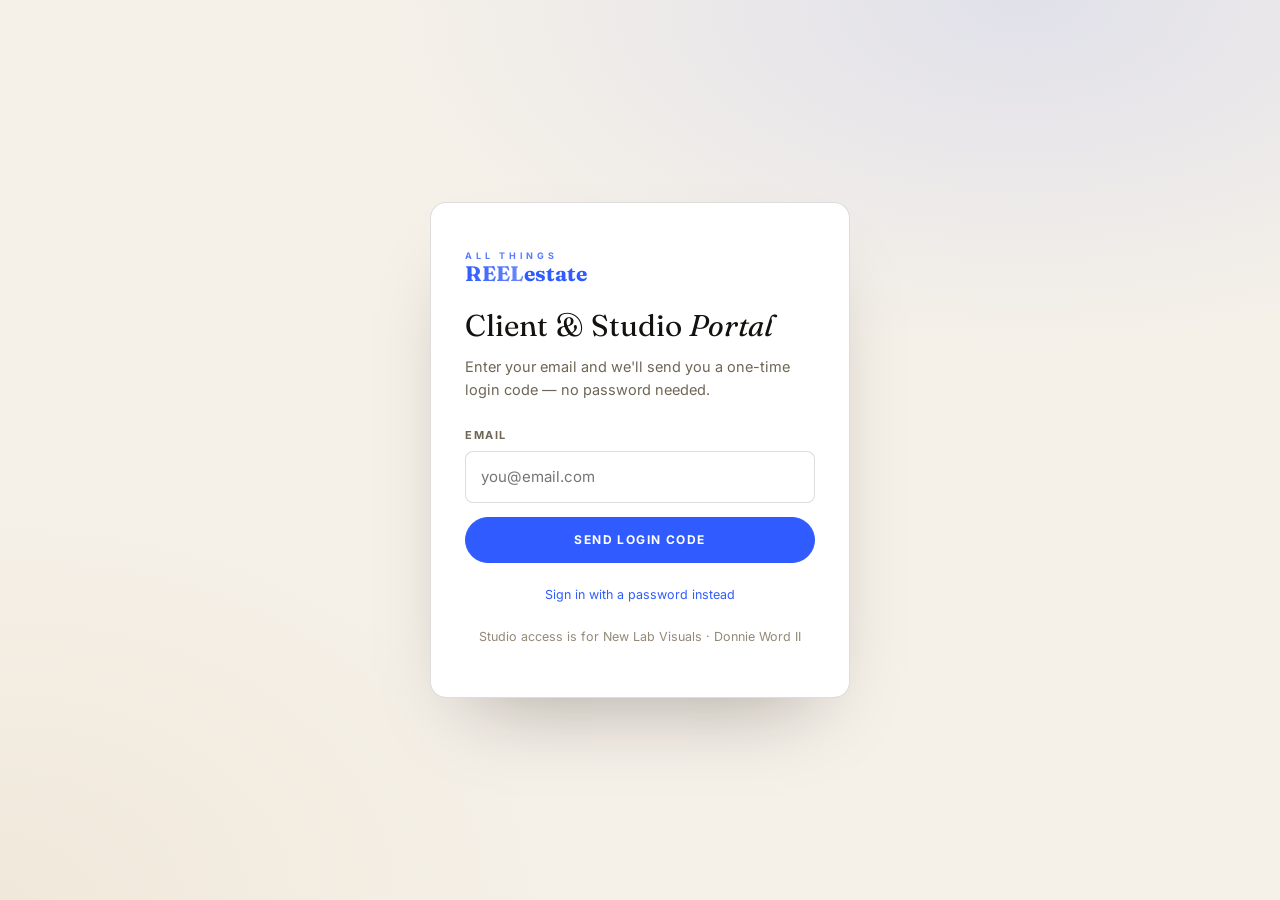
<file: portal/index.html>
<!DOCTYPE html>
<html lang="en">
<head>
  <meta charset="UTF-8" />
  <meta name="viewport" content="width=device-width, initial-scale=1" />
  <title>Sign In — All Things REELestate</title>
  <meta name="theme-color" content="#141210" />
  <link rel="icon" href="../assets/favicon.svg" type="image/svg+xml" />
  <link rel="apple-touch-icon" href="../assets/icons/apple-touch-icon.png" />
  <link rel="manifest" href="../manifest.webmanifest" />
  <link rel="preconnect" href="https://fonts.googleapis.com" />
  <link rel="preconnect" href="https://fonts.gstatic.com" crossorigin />
  <link href="https://fonts.googleapis.com/css2?family=Fraunces:ital,opsz,wght@0,9..144,300..600;1,9..144,300..600&family=Inter:wght@400;500;600;700;800&display=swap" rel="stylesheet" />
  <link rel="stylesheet" href="portal.css" />
  <script src="../assets/js/config.js"></script>
</head>
<body>
  <div class="login-wrap">
    <div class="login-card">
      <a class="brand" href="../index.html" aria-label="Home">
        <span class="brand__top">All Things</span>
        <span class="brand__main"><span class="brand__reel">REEL</span><b>estate</b></span>
      </a>

      <!-- Step 1: email -->
      <div id="stepEmail">
        <h1 class="serif">Client &amp; Studio <em>Portal</em></h1>
        <p class="sub">Enter your email and we'll send you a one-time login code — no password needed.</p>
        <div id="msg1"></div>
        <div class="field">
          <label for="email">Email</label>
          <input id="email" type="email" autocomplete="email" placeholder="you@email.com" />
        </div>
        <button class="btn btn--accent" id="sendBtn" style="width:100%">Send login code</button>
        <p class="login-foot"><a href="#" id="toPassword">Sign in with a password instead</a></p>
      </div>

      <!-- Password sign-in -->
      <div id="stepPassword" class="hide">
        <h1 class="serif">Sign in with a <em>password</em></h1>
        <p class="sub">Enter your email and password.</p>
        <div id="msgPw"></div>
        <div class="field">
          <label for="pwEmail">Email</label>
          <input id="pwEmail" type="email" autocomplete="email" placeholder="you@email.com" />
        </div>
        <div class="field">
          <label for="pwPass">Password</label>
          <input id="pwPass" type="password" autocomplete="current-password" placeholder="Your password" />
        </div>
        <button class="btn btn--accent" id="pwBtn" style="width:100%">Sign in</button>
        <p class="login-foot"><a href="#" id="toCode">Use a one-time email code instead</a></p>
      </div>

      <!-- Step 2: code -->
      <div id="stepCode" class="hide">
        <h1 class="serif">Check your <em>inbox</em></h1>
        <p class="sub">We sent a 6-digit code to <b id="sentTo"></b>. Enter it below.</p>
        <div id="msg2"></div>
        <div class="field">
          <label for="code">Login code</label>
          <input id="code" type="text" inputmode="numeric" autocomplete="one-time-code" placeholder="123456" maxlength="6" />
        </div>
        <button class="btn btn--accent" id="verifyBtn" style="width:100%">Verify &amp; enter</button>
        <p class="login-foot"><a href="#" id="restart">Use a different email</a></p>
      </div>

      <p class="login-foot">Studio access is for New Lab Visuals · Donnie Word II</p>
    </div>
  </div>

  <script type="module">
    import { createClient } from "https://esm.sh/@supabase/supabase-js@2";
    const cfg = window.ATR_CONFIG;
    const sb = createClient(cfg.SUPABASE_URL, cfg.SUPABASE_KEY);

    const $ = (id) => document.getElementById(id);
    const show = (el, on) => el.classList.toggle("hide", !on);
    const flash = (el, text, kind) => { el.innerHTML = text ? `<div class="msg msg--${kind}">${text}</div>` : ""; };
    const errText = (e) => {
      if (!e) return "Something went wrong. Please try again.";
      console.error("Auth error:", e);
      return e.message || e.error_description || e.msg || (e.status ? `Error ${e.status}` : "") || "Something went wrong. Please try again.";
    };

    // Already signed in? Go to the app.
    (async () => {
      const { data } = await sb.auth.getSession();
      if (data.session) location.replace("app.html");
    })();

    let email = "";
    $("sendBtn").addEventListener("click", async () => {
      email = $("email").value.trim().toLowerCase();
      if (!email || !email.includes("@")) return flash($("msg1"), "Please enter a valid email.", "err");
      $("sendBtn").disabled = true; $("sendBtn").textContent = "Sending…";
      const { error } = await sb.auth.signInWithOtp({ email, options: { shouldCreateUser: true } });
      $("sendBtn").disabled = false; $("sendBtn").textContent = "Send login code";
      if (error) return flash($("msg1"), errText(error), "err");
      $("sentTo").textContent = email;
      show($("stepEmail"), false); show($("stepCode"), true);
      $("code").focus();
    });

    $("verifyBtn").addEventListener("click", async () => {
      const token = $("code").value.trim();
      if (token.length < 6) return flash($("msg2"), "Enter the 6-digit code.", "err");
      $("verifyBtn").disabled = true; $("verifyBtn").textContent = "Verifying…";
      const { error } = await sb.auth.verifyOtp({ email, token, type: "email" });
      if (error) {
        $("verifyBtn").disabled = false; $("verifyBtn").textContent = "Verify & enter";
        return flash($("msg2"), errText(error), "err");
      }
      location.replace("app.html");
    });

    $("code").addEventListener("keydown", (e) => { if (e.key === "Enter") $("verifyBtn").click(); });
    $("email").addEventListener("keydown", (e) => { if (e.key === "Enter") $("sendBtn").click(); });
    $("restart").addEventListener("click", (e) => { e.preventDefault(); show($("stepCode"), false); show($("stepEmail"), true); });

    // Password sign-in
    $("toPassword").addEventListener("click", (e) => { e.preventDefault(); show($("stepEmail"), false); show($("stepPassword"), true); $("pwEmail").focus(); });
    $("toCode").addEventListener("click", (e) => { e.preventDefault(); show($("stepPassword"), false); show($("stepEmail"), true); });
    $("pwBtn").addEventListener("click", async () => {
      const pe = $("pwEmail").value.trim().toLowerCase();
      const pp = $("pwPass").value;
      if (!pe.includes("@") || !pp) return flash($("msgPw"), "Enter your email and password.", "err");
      $("pwBtn").disabled = true; $("pwBtn").textContent = "Signing in…";
      const { error } = await sb.auth.signInWithPassword({ email: pe, password: pp });
      if (error) { $("pwBtn").disabled = false; $("pwBtn").textContent = "Sign in"; return flash($("msgPw"), errText(error), "err"); }
      location.replace("app.html");
    });
    $("pwPass").addEventListener("keydown", (e) => { if (e.key === "Enter") $("pwBtn").click(); });
  </script>
</body>
</html>
</file>
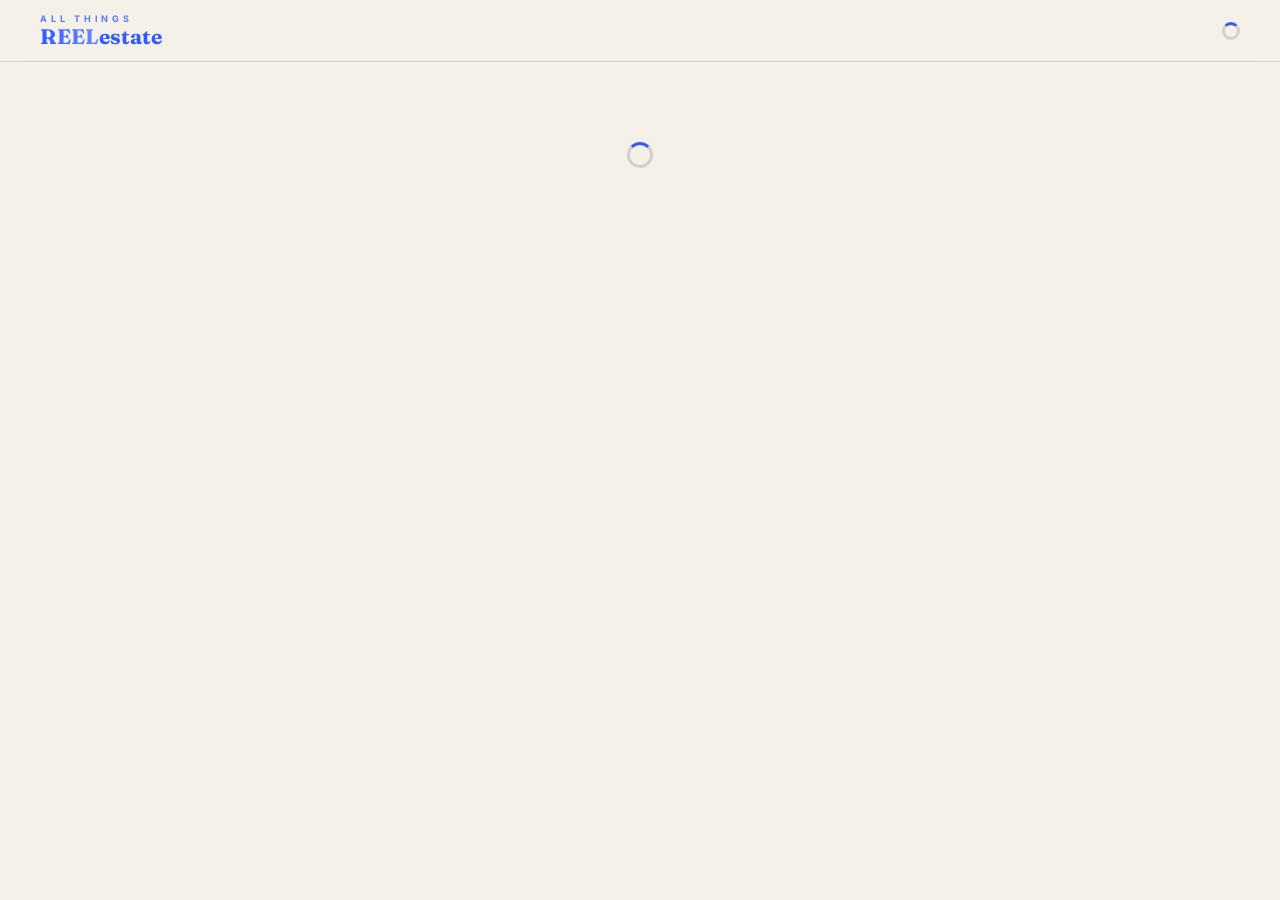
<file: portal/app.html>
<!DOCTYPE html>
<html lang="en">
<head>
  <meta charset="UTF-8" />
  <meta name="viewport" content="width=device-width, initial-scale=1" />
  <title>Portal — All Things REELestate</title>
  <meta name="theme-color" content="#141210" />
  <link rel="icon" href="../assets/favicon.svg" type="image/svg+xml" />
  <link rel="apple-touch-icon" href="../assets/icons/apple-touch-icon.png" />
  <link rel="manifest" href="../manifest.webmanifest" />
  <link rel="preconnect" href="https://fonts.googleapis.com" />
  <link rel="preconnect" href="https://fonts.gstatic.com" crossorigin />
  <link href="https://fonts.googleapis.com/css2?family=Fraunces:ital,opsz,wght@0,9..144,300..600;1,9..144,300..600&family=Inter:wght@400;500;600;700;800&display=swap" rel="stylesheet" />
  <link rel="stylesheet" href="portal.css" />
  <script src="../assets/js/config.js"></script>
</head>
<body>
  <header class="topbar">
    <a class="brand" href="../index.html" aria-label="Home">
      <span class="brand__top">All Things</span>
      <span class="brand__main"><span class="brand__reel">REEL</span><b>estate</b></span>
    </a>
    <div class="topbar__right" id="topRight">
      <div class="spinner" style="width:18px;height:18px;margin:0"></div>
    </div>
  </header>

  <main class="wrap" id="app">
    <div class="spinner"></div>
  </main>

  <div id="modalRoot"></div>
  <div class="toast" id="toast"></div>

  <script type="module" src="app.js"></script>
</body>
</html>
</file>
<file: portal/portal.css>
/* ============ ALL THINGS REELestate — Portal ============ */
:root{
  --ink:#141210; --ink-2:#1d1a16; --paper:#f5f0e8; --paper-2:#ece4d6; --paper-3:#e2d8c7;
  --stone:#948977; --stone-2:#6f6656; --cream-dim:#c9beac;
  --accent:#2f5bff; --accent-2:#6d8bff; --live:#ff3b30; --ok:#1e9e5a;
  --hair:rgba(20,18,16,.14); --hair-2:rgba(20,18,16,.08);
  --serif:"Fraunces","Times New Roman",serif; --sans:"Inter",system-ui,sans-serif;
  --radius:10px; --ease:cubic-bezier(.16,1,.3,1);
}
*{box-sizing:border-box}
body{margin:0;font-family:var(--sans);background:var(--paper);color:var(--ink);line-height:1.55;-webkit-font-smoothing:antialiased}
a{color:var(--accent);text-decoration:none}
h1,h2,h3,h4{margin:0;font-weight:400;line-height:1.05}
img{display:block;max-width:100%}
button{font:inherit;cursor:pointer;border:none;background:none;color:inherit}
input,select,textarea{font:inherit}
.serif{font-family:var(--serif)}
.hide{display:none!important}
.muted{color:var(--stone-2)}
.center{text-align:center}

/* Brand mark */
.brand{display:inline-flex;flex-direction:column;line-height:1}
.brand__top{font-size:9px;font-weight:700;letter-spacing:.42em;text-transform:uppercase;opacity:.8}
.brand__main{font-family:var(--serif);font-size:21px;font-weight:500;margin-top:3px}
.brand__reel{font-weight:700;background:linear-gradient(92deg,var(--accent),var(--accent-2));-webkit-background-clip:text;background-clip:text;color:transparent}

/* Buttons */
.btn{display:inline-flex;align-items:center;justify-content:center;gap:.6em;padding:13px 22px;font-size:12px;font-weight:700;letter-spacing:.12em;text-transform:uppercase;background:var(--ink);color:var(--paper);border-radius:100px;border:1px solid var(--ink);transition:transform .4s var(--ease),background .3s,opacity .3s}
.btn:hover{transform:translateY(-2px)}
.btn--accent{background:var(--accent);border-color:var(--accent);color:#fff}
.btn--ghost{background:transparent;color:var(--ink);border-color:var(--hair)}
.btn--ghost:hover{background:var(--ink);color:var(--paper)}
.btn--sm{padding:9px 15px;font-size:11px}
.btn--danger{background:transparent;border-color:rgba(255,59,48,.4);color:var(--live)}
.btn--danger:hover{background:var(--live);border-color:var(--live);color:#fff}
.btn[disabled]{opacity:.5;pointer-events:none}

/* Fields */
.field{display:grid;gap:7px;margin-bottom:14px}
.field label{font-size:11px;font-weight:700;letter-spacing:.14em;text-transform:uppercase;color:var(--stone-2)}
.field input,.field select,.field textarea{padding:13px 15px;font-size:15px;background:#fff;border:1px solid var(--hair);border-radius:8px;color:var(--ink);transition:border-color .3s,box-shadow .3s}
.field input:focus,.field select:focus,.field textarea:focus{outline:none;border-color:var(--accent);box-shadow:0 0 0 3px rgba(47,91,255,.14)}
.row2{display:grid;grid-template-columns:1fr 1fr;gap:12px}

/* ---------- LOGIN ---------- */
.login-wrap{min-height:100svh;display:grid;place-items:center;padding:24px;position:relative;overflow:hidden}
.login-wrap::before{content:"";position:absolute;inset:0;background:radial-gradient(90% 70% at 80% 0%,rgba(47,91,255,.10),transparent 55%),radial-gradient(80% 80% at 0% 100%,rgba(198,161,91,.10),transparent 55%)}
.login-card{position:relative;width:100%;max-width:420px;background:#fff;border:1px solid var(--hair);border-radius:16px;padding:38px 34px;box-shadow:0 40px 80px -40px rgba(20,16,12,.35)}
.login-card .brand{margin-bottom:26px}
.login-card h1{font-family:var(--serif);font-size:30px;font-weight:400;margin-bottom:6px}
.login-card h1 em{font-style:italic}
.login-card .sub{color:var(--stone-2);font-size:14.5px;margin-bottom:26px}
.msg{font-size:13.5px;padding:11px 14px;border-radius:8px;margin-bottom:14px}
.msg--err{background:rgba(255,59,48,.1);color:#c02a20}
.msg--ok{background:rgba(30,158,90,.12);color:#177a46}
.login-foot{margin-top:22px;font-size:12.5px;color:var(--stone);text-align:center}

/* ---------- APP SHELL ---------- */
.topbar{position:sticky;top:0;z-index:20;display:flex;align-items:center;justify-content:space-between;gap:16px;padding:14px clamp(16px,4vw,40px);background:rgba(245,240,232,.92);backdrop-filter:blur(12px);border-bottom:1px solid var(--hair)}
.topbar__right{display:flex;align-items:center;gap:10px;flex-wrap:wrap}
.pill{font-size:11px;font-weight:700;letter-spacing:.1em;text-transform:uppercase;padding:6px 12px;border-radius:100px;background:var(--paper-3);color:var(--stone-2)}
.pill--admin{background:var(--ink);color:var(--paper)}
.who{font-size:13px;color:var(--stone-2)}
.wrap{width:100%;max-width:1100px;margin:0 auto;padding:clamp(20px,4vw,40px)}

.page-head{display:flex;align-items:flex-end;justify-content:space-between;gap:16px;flex-wrap:wrap;margin-bottom:26px}
.page-head h1{font-family:var(--serif);font-size:clamp(28px,4vw,44px);font-weight:300}
.page-head h1 em{font-style:italic}
.page-head p{color:var(--stone-2);font-size:14.5px;margin-top:4px}

/* Tabs */
.tabs{display:flex;gap:6px;margin-bottom:26px;border-bottom:1px solid var(--hair);flex-wrap:wrap}
.tab{padding:12px 18px;font-size:12px;font-weight:700;letter-spacing:.1em;text-transform:uppercase;color:var(--stone-2);border-bottom:2px solid transparent;margin-bottom:-1px}
.tab.active{color:var(--ink);border-color:var(--accent)}

/* Cards grid */
.grid{display:grid;grid-template-columns:repeat(auto-fill,minmax(260px,1fr));gap:16px}
.card{background:#fff;border:1px solid var(--hair);border-radius:var(--radius);overflow:hidden;transition:transform .4s var(--ease),box-shadow .4s var(--ease)}
.card:hover{transform:translateY(-4px);box-shadow:0 30px 55px -34px rgba(20,16,12,.3)}
.card__media{aspect-ratio:16/10;background:linear-gradient(140deg,#33506b,#141d26);position:relative;display:grid;place-items:center;color:var(--cream-dim);font-size:12px;letter-spacing:.14em;text-transform:uppercase}
.card__media img{width:100%;height:100%;object-fit:cover;position:absolute;inset:0}
.card__body{padding:16px 18px}
.card__body h3{font-family:var(--serif);font-size:20px;margin-bottom:4px}
.card__meta{font-size:12.5px;color:var(--stone-2)}
.card__foot{display:flex;align-items:center;justify-content:space-between;gap:10px;padding:12px 18px;border-top:1px solid var(--hair-2)}
.count{font-size:12px;color:var(--stone);font-weight:600}

/* Asset tiles */
.asset{background:#fff;border:1px solid var(--hair);border-radius:10px;overflow:hidden;display:flex;flex-direction:column}
.asset__thumb{aspect-ratio:4/3;background:#211c15;position:relative;display:grid;place-items:center;overflow:hidden}
.asset__thumb img,.asset__thumb video{width:100%;height:100%;object-fit:cover}
.asset__kind{position:absolute;top:10px;left:10px;font-size:9px;font-weight:700;letter-spacing:.14em;text-transform:uppercase;background:rgba(20,16,12,.7);color:#fff;padding:5px 9px;border-radius:100px}
.asset__body{padding:12px 14px;display:flex;flex-direction:column;gap:10px;flex:1}
.asset__title{font-size:14px;font-weight:600}
.asset__actions{display:flex;gap:8px;margin-top:auto}

/* Empty / loading */
.empty{padding:48px 24px;text-align:center;color:var(--stone-2);border:1px dashed var(--hair);border-radius:var(--radius);background:#fff}
.empty h3{font-family:var(--serif);font-size:22px;margin-bottom:8px;color:var(--ink)}
.spinner{width:26px;height:26px;border:3px solid var(--hair);border-top-color:var(--accent);border-radius:50%;animation:spin .8s linear infinite;margin:40px auto}
@keyframes spin{to{transform:rotate(360deg)}}

/* Table (admin lists) */
.list{background:#fff;border:1px solid var(--hair);border-radius:var(--radius);overflow:hidden}
.list__row{display:flex;align-items:center;gap:14px;padding:14px 18px;border-top:1px solid var(--hair-2)}
.list__row:first-child{border-top:none}
.list__row .grow{flex:1;min-width:0}
.list__row h4{font-size:15px;font-weight:600}
.list__row .sub{font-size:12.5px;color:var(--stone-2)}

/* Modal */
.modal-backdrop{position:fixed;inset:0;z-index:50;background:rgba(20,16,12,.55);display:grid;place-items:center;padding:20px}
.modal{width:100%;max-width:520px;max-height:90vh;overflow:auto;background:var(--paper);border-radius:16px;padding:28px}
.modal h2{font-family:var(--serif);font-size:26px;font-weight:400;margin-bottom:18px}
.modal__foot{display:flex;justify-content:flex-end;gap:10px;margin-top:20px}

/* Toast */
.toast{position:fixed;left:50%;bottom:24px;transform:translateX(-50%) translateY(20px);z-index:60;background:var(--ink);color:var(--paper);padding:13px 22px;border-radius:100px;font-size:13.5px;box-shadow:0 20px 40px -18px rgba(0,0,0,.5);opacity:0;pointer-events:none;transition:opacity .3s,transform .3s}
.toast.show{opacity:1;transform:translateX(-50%) translateY(0)}
.toast--err{background:#c02a20}

/* progress bar */
.bar{height:6px;background:var(--paper-3);border-radius:100px;overflow:hidden;margin-top:8px}
.bar__fill{height:100%;width:0;background:var(--accent);transition:width .2s}

.back-link{display:inline-flex;align-items:center;gap:8px;font-size:12px;font-weight:700;letter-spacing:.1em;text-transform:uppercase;color:var(--stone-2);margin-bottom:16px}
.back-link:hover{color:var(--accent)}
@media (max-width:540px){ .row2{grid-template-columns:1fr} }
</file>
